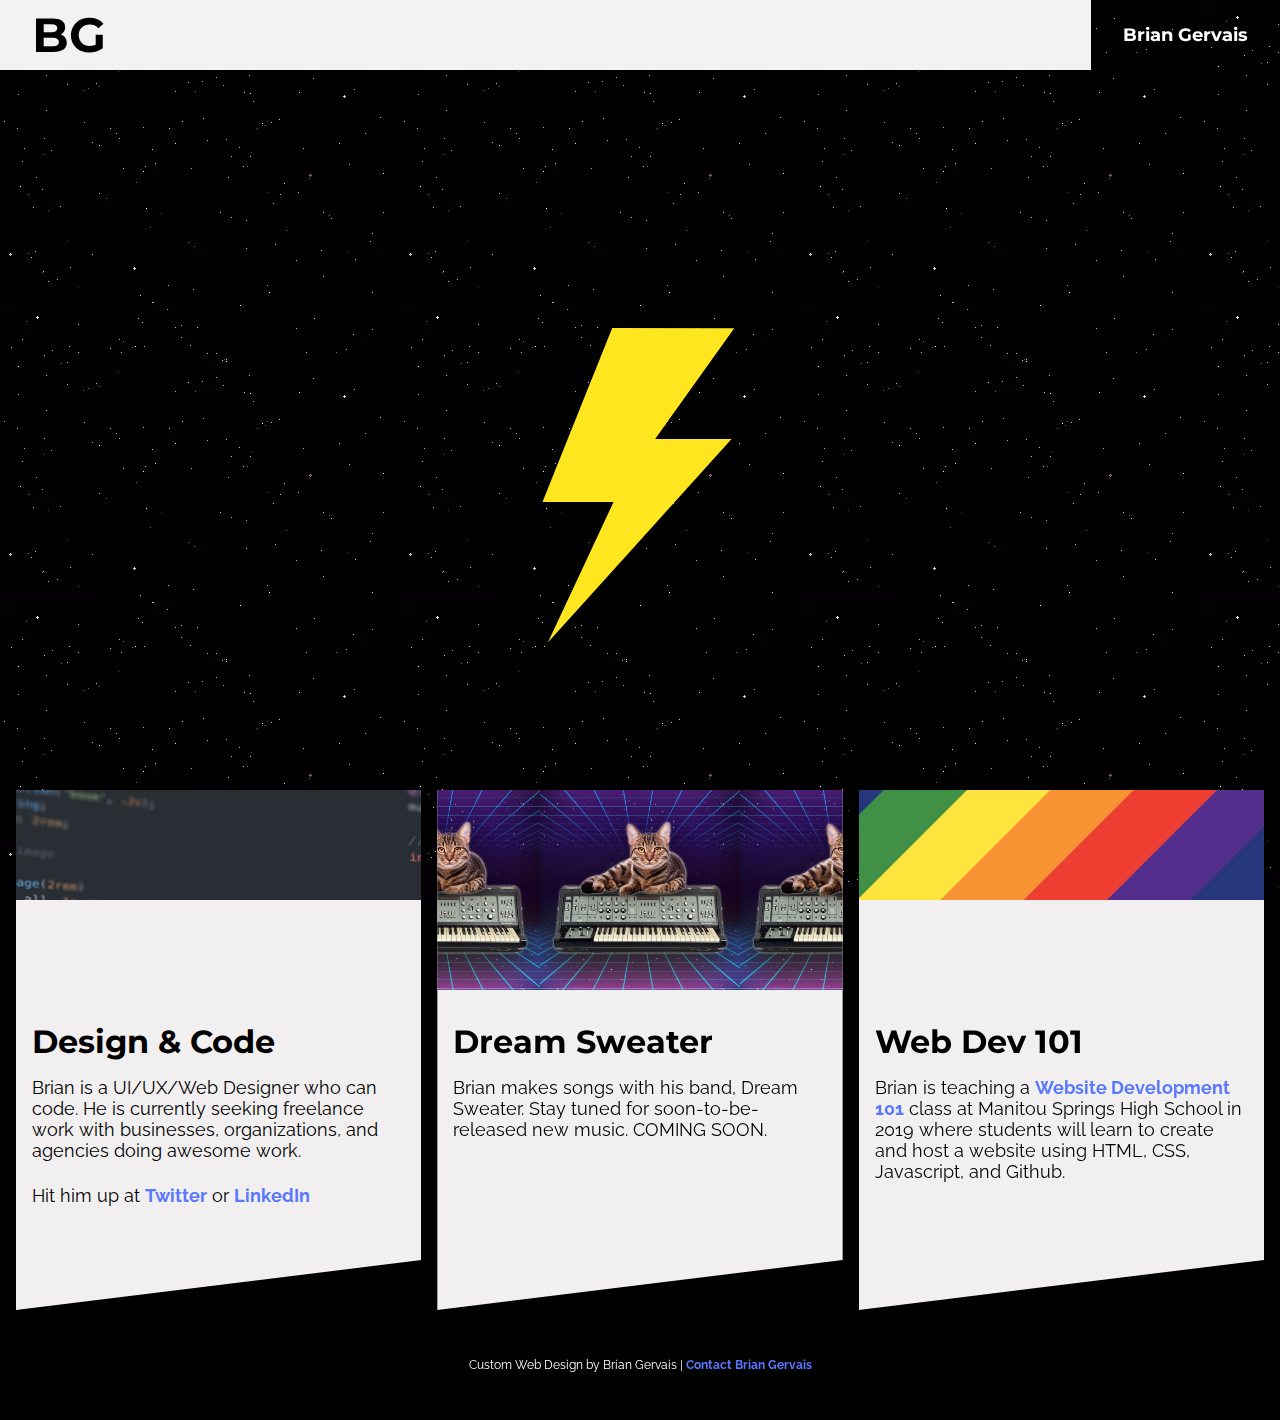
<file: index.html>
<!DOCTYPE html>
<html>
<head>
<title>Brian Gervais</title>
<link rel="apple-touch-icon" sizes="180x180" href="./apple-touch-icon.png">
<link rel="icon" type="image/png" sizes="32x32" href="./favicon-32x32.png">
<link rel="icon" type="image/png" sizes="16x16" href="./favicon-16x16.png">
<link rel="manifest" href="./site.webmanifest">
<link rel="mask-icon" href="./safari-pinned-tab.svg" color="#ff00ff">
<meta name="msapplication-TileColor" content="#ff00ff">
<meta name="theme-color" content="#ff00ff">
<meta name="viewport" content="width=device-width,initial-scale=1.0" />
<link rel="stylesheet" type="text/css" href="css/style.css">
<script type="text/javascript" src="js/jquery-3.3.1.min.js"></script>
<script type="text/javascript" src="js/script.js"></script>
<link href="https://fonts.googleapis.com/css?family=Montserrat|Raleway|Righteous" rel="stylesheet">
</head>

<body class="has-fixed-header has-fixed-banner has-fixed-footer">
  <div class="content">
    <header class="section header header--fixed">
      <h1 class="title"><a href="/" title="Home">BG</a></h1>
      <!-- <div class="menu--main">
        <a href="https://soundcloud.com" title="Soundcloud">
          <img src="images/soundcloud.png" alt="Soundcloud">
        </a>
      </div> -->
      <a href="about.html" title="About Brian" class="button">Brian Gervais</a>
    </header>
    <main>
      <section class="banner banner--home">
        <h2 class="banner__title-main"></h2>
        <!--><ul class="word-slideshow">
          <li class="slide banner__title">Coffee</li>
          <li class="slide banner__title">Colorado</li>
          <li class="slide banner__title">Art</li>
          <li class="slide banner__title">Le Français</li>
          <li class="slide banner__title">HTML</li>
          <li class="slide banner__title">Creative</li>
          <li class="slide banner__title">Camping</li>
          <li class="slide banner__title">Books</li>
          <li class="slide banner__title">CSS</li>
          <li class="slide banner__title">Liquid Glaciers</li>
          <li class="slide banner__title">Saag Paneer</li>
          <li class="slide banner__title">Wordpress</li>
          <li class="slide banner__title">Shadow</li>
          <li class="slide banner__title">Minecraft</li>
          <li class="slide banner__title">Dad</li>
          <li class="slide banner__title">Black Lab</li>
          <li class="slide banner__title">Bikes</li>
          <li class="slide banner__title">PHP</li>
          <li class="slide banner__title">Mountains</li>
          <li class="slide banner__title">Portland</li>
          <li class="slide banner__title">Electric Bass</li>
          <li class="slide banner__title">Drupal</li>
        </ul><!-->
      </section>
      <section>

      <section class="section section--3up section--constrained">

        <article class="section section--3up-article section--3up-article-sm">
          <div class="image--fixed" style="background-image: url('./images/code3.png')">
          </div>
          <div class="section--padded">
            <h2>Design & Code</h2>
            <p>Brian is a UI/UX/Web Designer who can code.  He is currently seeking freelance work with businesses, organizations, and agencies doing awesome work.</p>
            <p>Hit him up at <a href="https://twitter.com/briangervais">Twitter</a> or <a href="https://www.linkedin.com/in/briangervais/">LinkedIn</a></p>
            <!-- <p><a href="about.html" class="button" title="About Brian">About Brian</a></p> -->
          </div>
        </article>

        <article class="section section--3up-article section--3up-article-sm section--3up-article-bg-normal">
          <div class="image--fixed" style="background-image: url('./images/synth-cat.jpg')">
          </div>
          <div class="section--padded">
            <h2>Dream Sweater</h2>
            <p>Brian makes songs with his band, Dream Sweater.  Stay tuned for soon-to-be-released new music.  COMING SOON.</p>
            <!-- <p><a href="about.html" class="button" title="About Brian">About Brian</a></p> -->
          </div>
        </article>

        <!-- <article class="section section--padded">
          <div class="image--fixed" style="background-image: url('./images/gif/stars.webp')">
          <div class="image--fixed" style="background-image: url('./images/coins.jpg!d')">
          </div>
          <h2>Entrepreneur</h2>
          <p>Brian and his partner are AirBnb <em>Superhosts</em>.  They operate <a href="https://www.airbnb.com/rooms/21795942" title="Mountain Modern on AirBnb">Modern Modern</a>, a quiet and centrally-located short-term rental near Garden of the Gods in Colorado Springs, CO.</p>
        </article> -->

        <article class="section section--3up-article section--3up-article-sm">
          <div class="image--fixed" style="background-image: url('./images/colors-rainbow.jpg')">
          </div>
          <div class="section--padded">
            <h2>Web Dev 101</h2>
            <p>Brian is teaching a <a href="https://www.connect14.org/stem-14/website-graphic-design" title="Website Graphic Design">Website Development 101</a> class at Manitou Springs High School in 2019 where students will learn to create and host a website using HTML, CSS, Javascript, and Github.</p>
          </div>
        </article>

      </section>
    </main>
  </div>

  <footer class="section section--padded-md footer">
    <p>Custom Web Design by Brian Gervais | <a href="mailto:brian@briangervais.com" title="Contact Brian Gervais">Contact Brian Gervais</a></p>
    <!-- <p>Want to work together?  Contact Brian</p> -->
  </footer>
</body>
</html>
</file>
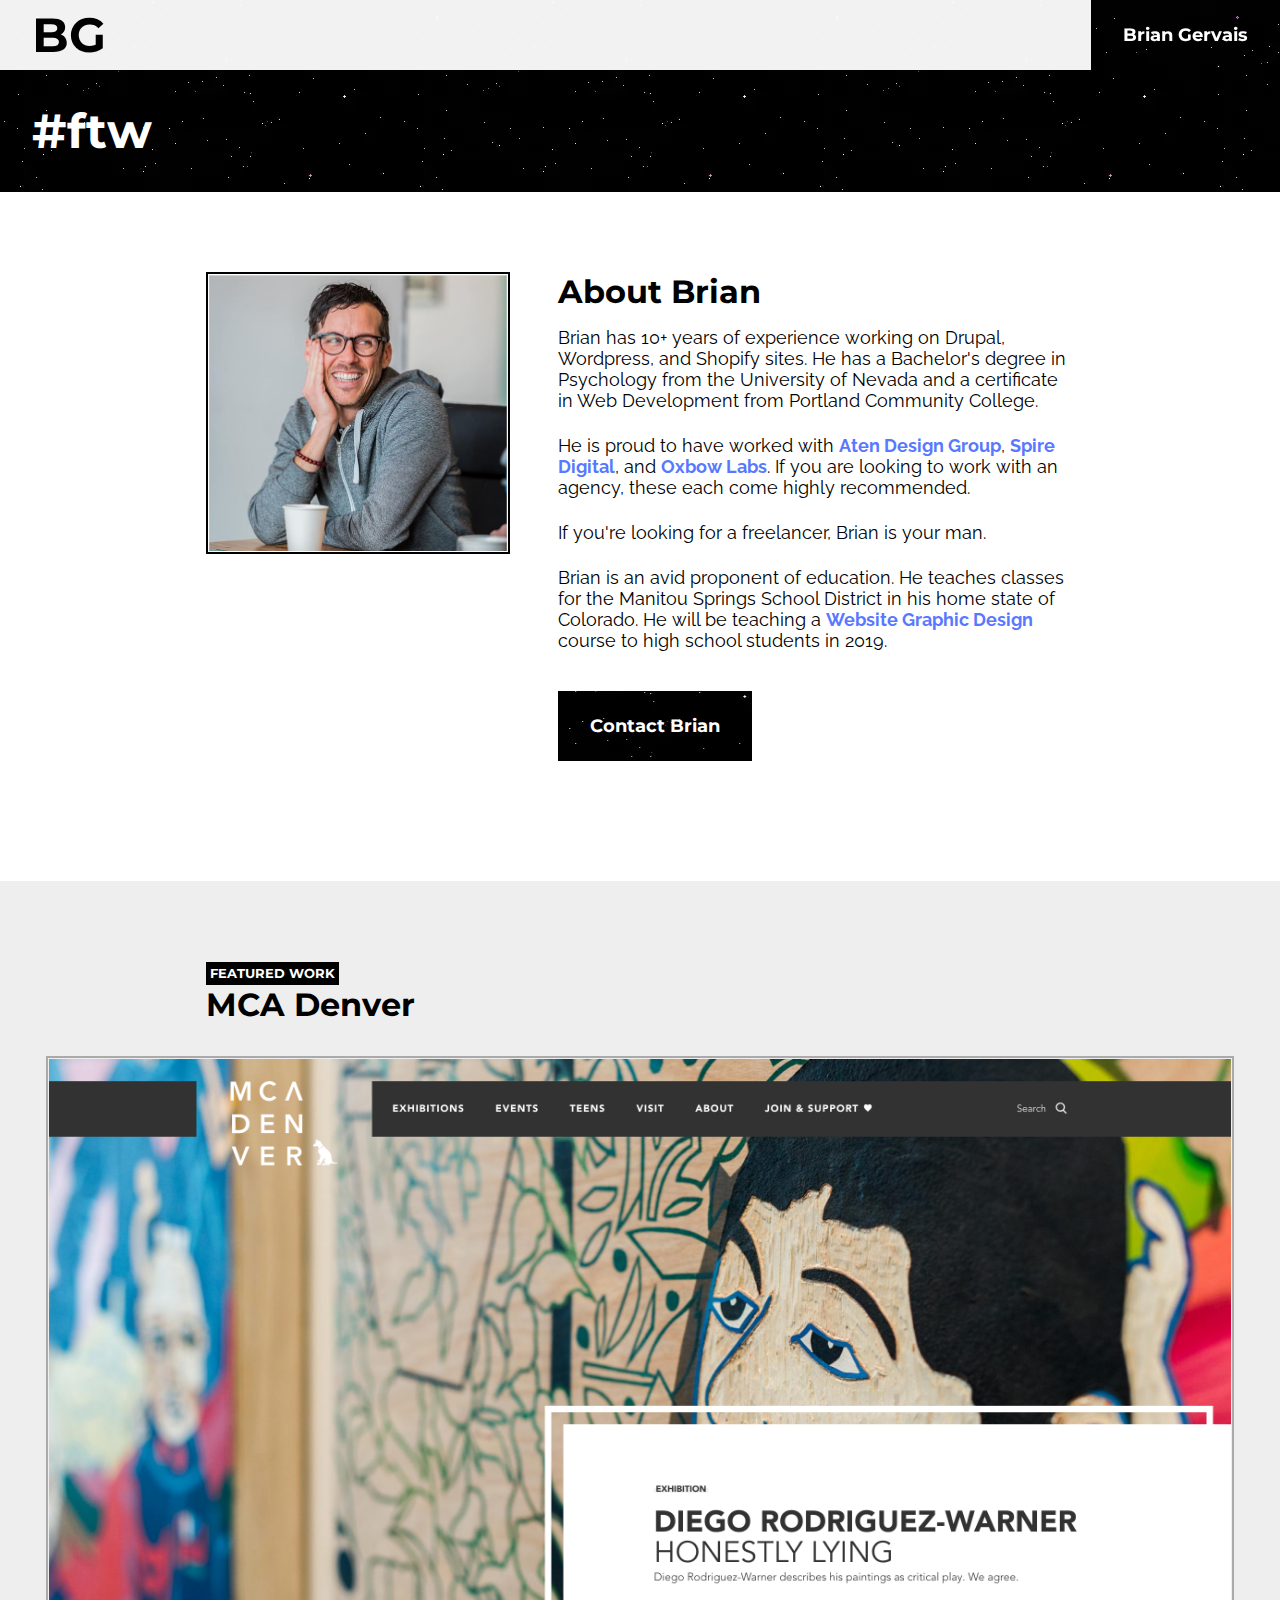
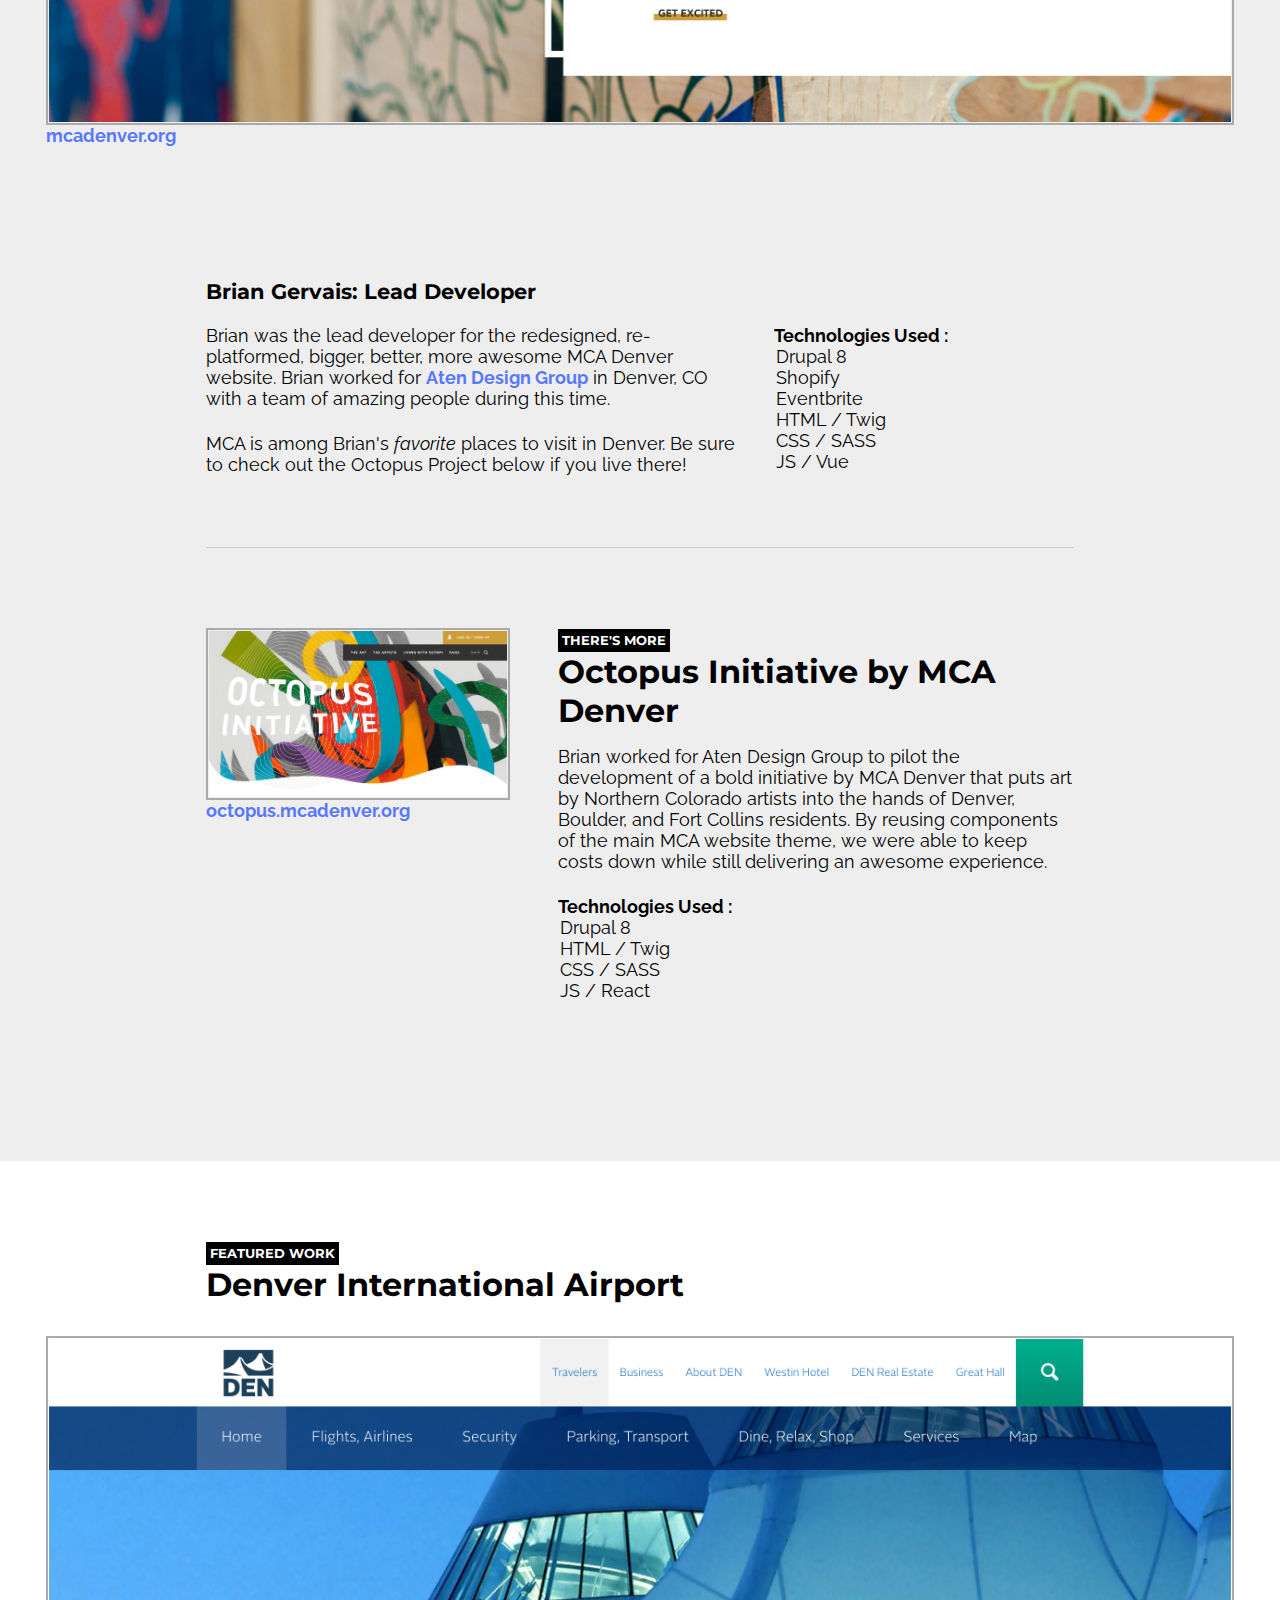
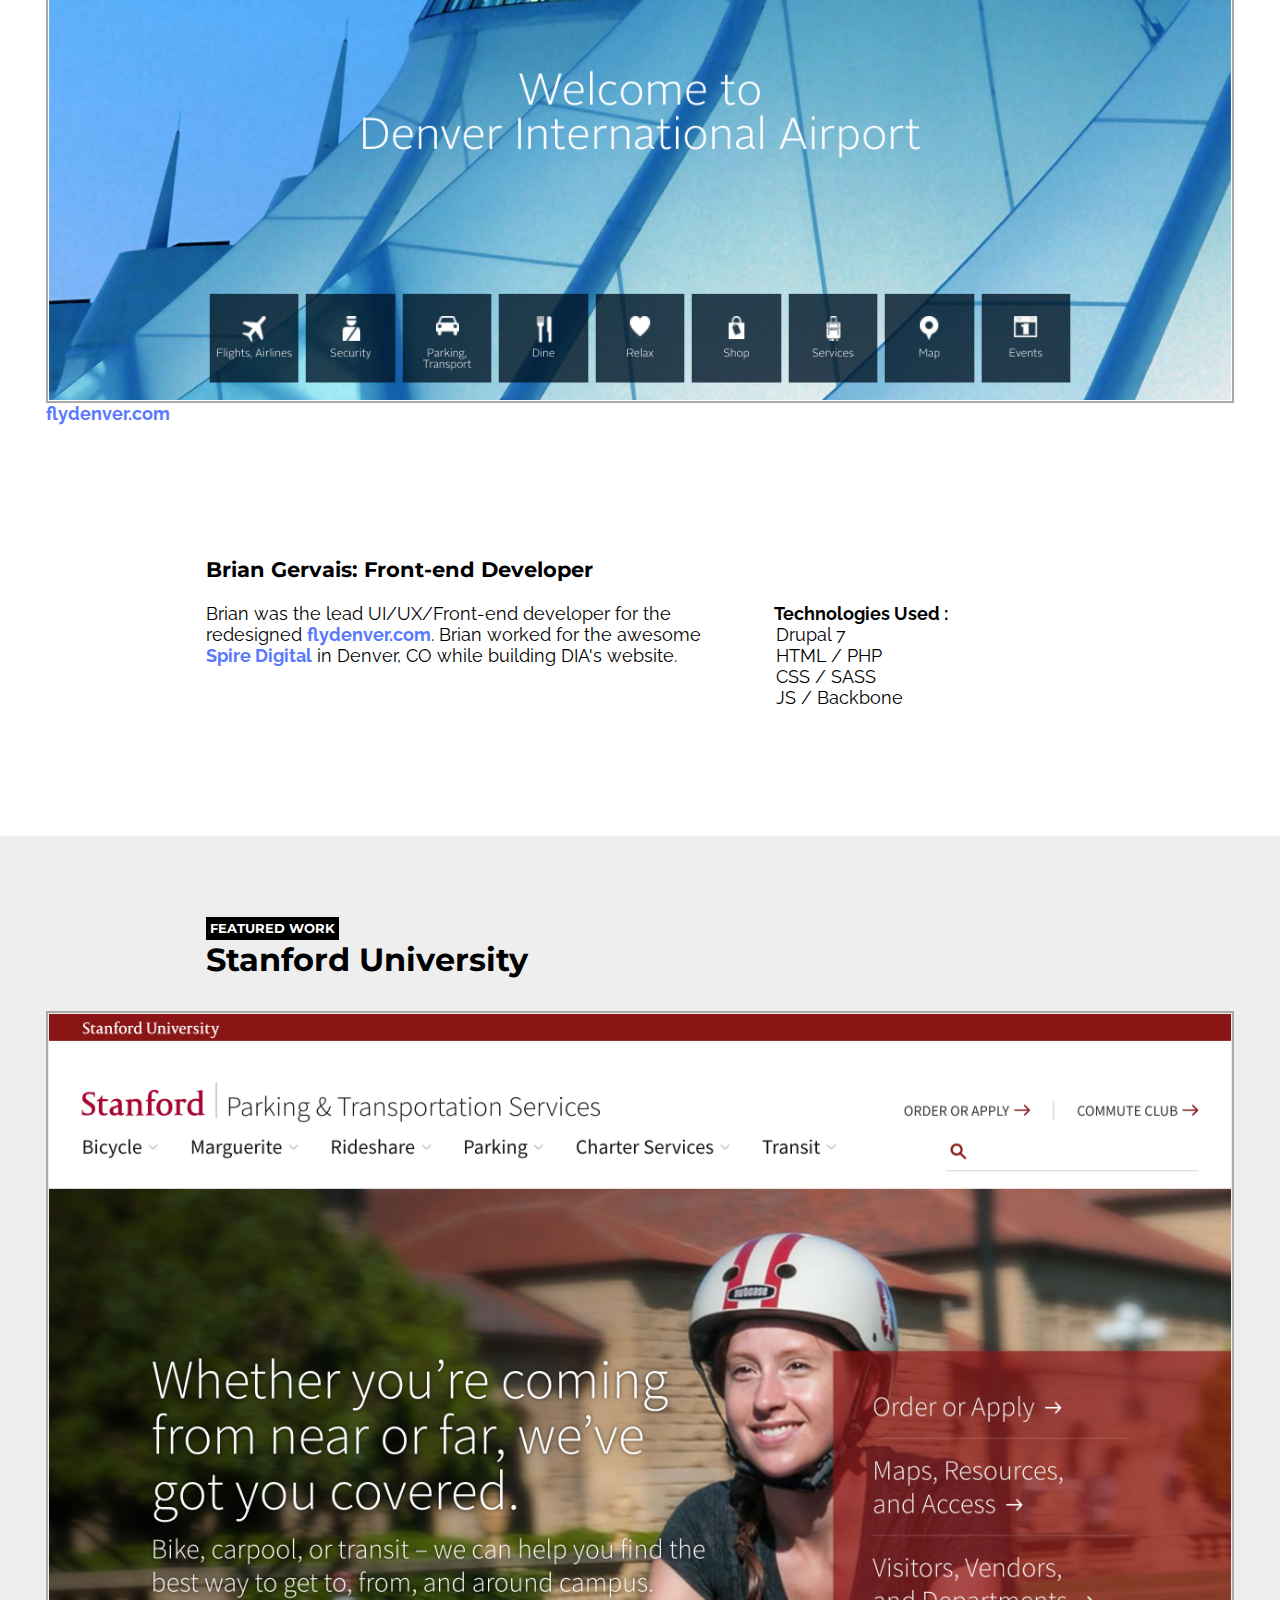
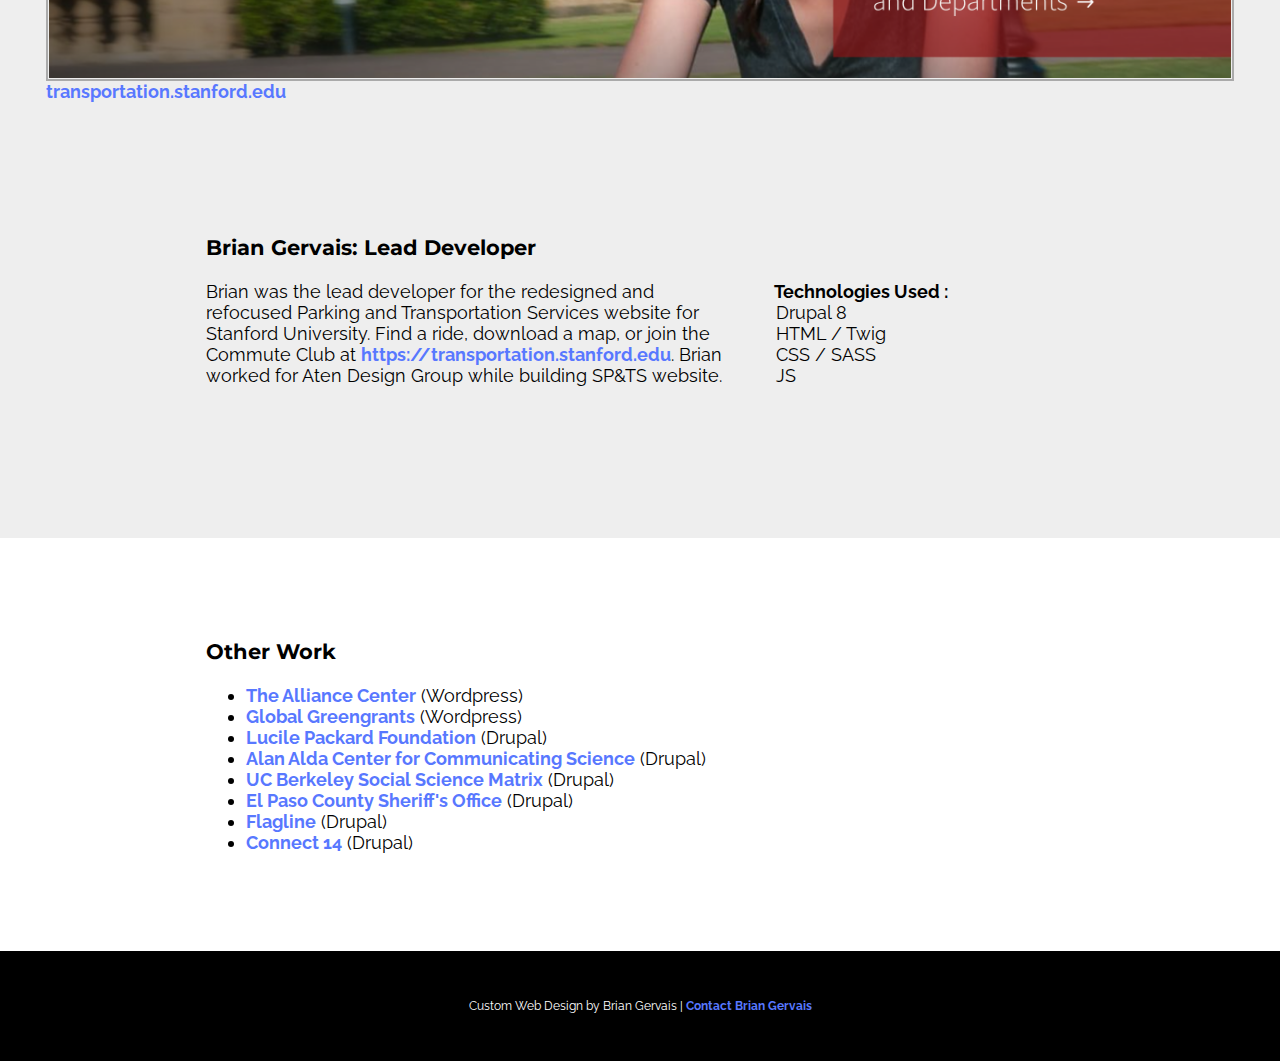
<file: about.html>
<!DOCTYPE html>
<html>
<head>
<title>Brian Gervais</title>
<link rel="apple-touch-icon" sizes="180x180" href="./apple-touch-icon.png">
<link rel="icon" type="image/png" sizes="32x32" href="./favicon-32x32.png">
<link rel="icon" type="image/png" sizes="16x16" href="./favicon-16x16.png">
<link rel="manifest" href="./site.webmanifest">
<link rel="mask-icon" href="./safari-pinned-tab.svg" color="#ff00ff">
<meta name="msapplication-TileColor" content="#ff00ff">
<meta name="theme-color" content="#ff00ff">
<meta name="viewport" content="width=device-width,initial-scale=1.0" />
<link rel="stylesheet" type="text/css" href="css/style.css">
<script type="text/javascript" src="js/jquery-3.3.1.min.js"></script>
<script type="text/javascript" src="js/script.js"></script>
<link href="https://fonts.googleapis.com/css?family=Montserrat|Raleway|Righteous" rel="stylesheet">
</head>

<body class="has-fixed-header">
  <div class="content content--landing-page">
    <header class="section header header--fixed">
      <h1 class="title"><a href="index.html" title="I am Brian">BG</a></h1>
      <!-- <div class="menu--main">
        <a href="https://soundcloud.com" title="Soundcloud">
          <img src="images/soundcloud.png" alt="Soundcloud">
        </a>
      </div> -->
      <a href="about.html" title="About Brian" class="button">Brian Gervais</a>
    </header>
    <main>
      <section class="banner" style="background-image: url('./images/gif/stars.gif')">
      <h3 class="banner__title">#ftw</h3>
      </section>
      <section class="section section--constrained section--constrained-sm section--padded-lg l--flex">
        <div class="l--flex-secondary">
          <img src="./images/brian.png" alt="Brian Gervais" class="image--bordered image--bordered-black image--padded">
        </div>
        <div class="l--flex-primary">
          <h2 class="page-subtitle">About Brian</h2>
          <p>Brian has 10+ years of experience working on Drupal, Wordpress, and Shopify sites.  He has a Bachelor's degree in Psychology from the University of Nevada and a certificate in Web Development from Portland Community College.</p>
          <p>He is proud to have worked with <a href="http://aten.io" title="Aten Design Group">Aten Design Group</a>, <a href="https://spiredigital.com" title="Spire Digital Website">Spire Digital</a>, and <a href="https://oxbowlabs.com" title="Oxbow Labs">Oxbow Labs</a>.  If you are looking to work with an agency, these each come highly recommended.</p>
          <p>If you're looking for a freelancer, Brian is your man.</p>
          <p>Brian is an avid proponent of education.  He teaches classes for the Manitou Springs School District in his home state of Colorado.  He will be teaching a <a href="https://www.connect14.org/stem-14/website-graphic-design">Website Graphic Design</a>  course to high school students in 2019.</p>
          <p><a href="mailto:brian@briangervais.com" title="Contact Brian" class="button">Contact Brian</a></p>
        </div>
      </section>

      <section class="background--gray-light">
        <div class="section section--constrained section--constrained-sm section--padded-lg">

          <h5>Featured Work</h5>
          <h2>MCA Denver</h2>

          <article class="work-item">

            <div class="work-item__image">
              <img src="./images/projects/mca.png" alt="MCA Denver Website" class="image--bordered image--bordered-gray image--padded">
                <div><a href="https://mcadenver.org" title="MCA Denver Website">mcadenver.org</a></div>
            </div>

            <div class="work-item__text">
              <div class="section--padded-md">
                <h3>Brian Gervais: Lead Developer</h3>
                <div class="l--flex">
                  <div class="two-col-container__primary">
                    <p>Brian was the lead developer for the redesigned, re-platformed, bigger, better, more awesome MCA Denver website.  Brian worked for <a href="https://atendesigngroup.com" title="Aten Design Group Website">Aten Design Group</a> in Denver, CO with a team of amazing people during this time.</p>

                    <p>MCA is among Brian's <em>favorite</em> places to visit in Denver.  Be sure to check out the Octopus Project below if you live there!</p>
                  </div>
                  <div class="two-col-container__secondary">
                    <dl>
                      <dt>Technologies Used</dt>
                      <dd>Drupal 8</dd>
                      <dd>Shopify</dd>
                      <dd>Eventbrite</dd>
                      <dd>HTML / Twig</dd>
                      <dd>CSS / SASS</dd>
                      <dd>JS / Vue</dd>
                    </dl>
                  </div>
                </div>
              </div>
            </div>
          </article>

          <article class="work-item l--flex section--padded-lg section--bordered-top">
            <div class="l--flex-secondary">
              <img src="./images/projects/mca-oi.png" alt="Ocotpus Initiative Website" class="image--bordered image--bordered-gray image--padded">
              <div><a href="https://octopus.mcadenver.org" title="MCA Denver Octopus Initiative Website">octopus.mcadenver.org</a></div>
            </div>

            <div class="l--flex-primary">
              <h5>There's more</h5>
              <h2>Octopus Initiative by MCA Denver</h2>
              <div class="">
                <p>Brian worked for Aten Design Group to pilot the development of a bold initiative by MCA Denver that puts art by Northern Colorado artists into the hands of Denver, Boulder, and Fort Collins residents.  By reusing components of the main MCA website theme, we were able to keep costs down while still delivering an awesome experience.</p>
              </div>
              <div class="">
                <dl>
                  <dt>Technologies Used</dt>
                  <dd>Drupal 8</dd>
                  <dd>HTML / Twig</dd>
                  <dd>CSS / SASS</dd>
                  <dd>JS / React</dd>
                </dl>
              </div>
            </div>
          </article>
        </div>
      </section>

      <section class="background--white">
        <div class="section section--constrained section--constrained-sm section--padded-lg">
          <h5>Featured Work</h5>
          <h2>Denver International Airport</h2>

          <article class="work-item">
            <div class="work-item__image">
              <img src="./images/projects/dia.png" alt="Denver International Airport Website" class="image--padded image--bordered image--bordered-gray">
              <div><a href="https://flydenver.com" title="Denver International Airport Website">flydenver.com</a></div>
            </div>

            <div class="section--padded-md">
              <h3>Brian Gervais: Front-end Developer</h3>
              <div class="l--flex">
                <div class="two-col-container__primary">
                  <p>Brian was the lead UI/UX/Front-end developer for the redesigned <a href="https://flydenver.com" title="Denver International Airport Website">flydenver.com</a>.  Brian worked for the awesome <a href="https://spiredigital.com" title="Spire Digital">Spire Digital</a> in Denver, CO while building DIA's website.</p>
                </div>
                <div class="two-col-container__secondary">
                  <dl>
                    <dt>Technologies Used</dt>
                    <dd>Drupal 7</dd>
                    <dd>HTML / PHP</dd>
                    <dd>CSS / SASS</dd>
                    <dd>JS / Backbone</dd>
                  </dl>
                </div>
              </div>
            </div>
          </article>
        </div>
      </section>

      <section class="background--gray-light">
        <div class="section section--constrained section--constrained-sm section--padded-lg">
          <h5>Featured Work</h5>
          <h2>Stanford University</h2>

          <article class="work-item">
            <div class="work-item__image">
              <img src="./images/projects/stanford.png" alt="Stanford Parking & Transportation Website" class="image--padded image--bordered image--bordered-gray">
              <div><a href="https://transportation.stanford.edu" title="Stanford Parking and Transportation Website">transportation.stanford.edu</a></div>
            </div>

            <div class="section--padded-md">
              <h3>Brian Gervais: Lead Developer</h3>
              <div class="l--flex">
                <div class="two-col-container__primary">
                  <p>Brian was the lead developer for the redesigned and refocused Parking and Transportation Services website for Stanford University.  Find a ride, download a map, or join the Commute Club at <a href="" title="Stanford Parking and Transportation Website">https://transportation.stanford.edu</a>.  Brian worked for Aten Design Group while building SP&TS website.</p>
                </div>

                <div class="two-col-container__secondary">
                  <dl>
                    <dt>Technologies Used</dt>
                    <dd>Drupal 8</dd>
                    <dd>HTML / Twig</dd>
                    <dd>CSS / SASS</dd>
                    <dd>JS</dd>
                  </dl>
                </div>
              </div>
            </div>
          </article>
        </div>
      </section>

      <section class="section--constrained section--constrained-sm section--padded-lg">
        <article>
          <h3>Other Work</h3>
          <ul>
            <li><a href="https://www.thealliancecenter.org/" title="The Alliance Center Website">The Alliance Center</a> (Wordpress)</li>
            <li><a href="https://www.greengrants.org/" title="Global Greengrants Website">Global Greengrants</a> (Wordpress)</li>
            <li><a href="https://www.lpfch.org/" title="Lucile Packard Foundation Website">Lucile Packard Foundation</a> (Drupal)</li>
            <li><a href="https://www.aldacenter.org/" title="Alan Alda Center for Communicating Science Website">Alan Alda Center for Communicating Science</a> (Drupal)</li>
            <li><a href="https://matrix.berkeley.edu/" title="UC Berkeley Social Science Matrix Website">UC Berkeley Social Science Matrix</a> (Drupal)</li>
            <li><a href="https://www.epcsheriffsoffice.com/" title="El Paso County Sheriff's Office Website">El Paso County Sheriff's Office</a> (Drupal)</li>
            <li><a href="http://flagline.com" title="Flagline Website">Flagline</a> (Drupal)</li>
            <li><a href="http://flagline.com" title="Connect 14 Website">Connect 14</a> (Drupal)</li>
        </article>
      </section>
    </main>
  </div>

  <footer class="section section--padded-md footer">
    <p>Custom Web Design by Brian Gervais | <a href="mailto:brian@briangervais.com" title="Contact Brian Gervais">Contact Brian Gervais</a></p>
    <!-- <p>Want to work together?  Contact Brian</p> -->
  </footer>
</body>
</html>
</file>
<file: css/style.css>
@import "base.css";
@import "banner.css";
@import "button.css";
@import "title.css";
@import "region.css";
@import "background.css";
@import "layout.css";
@import "work.css";
@import "image.css";
</file>
